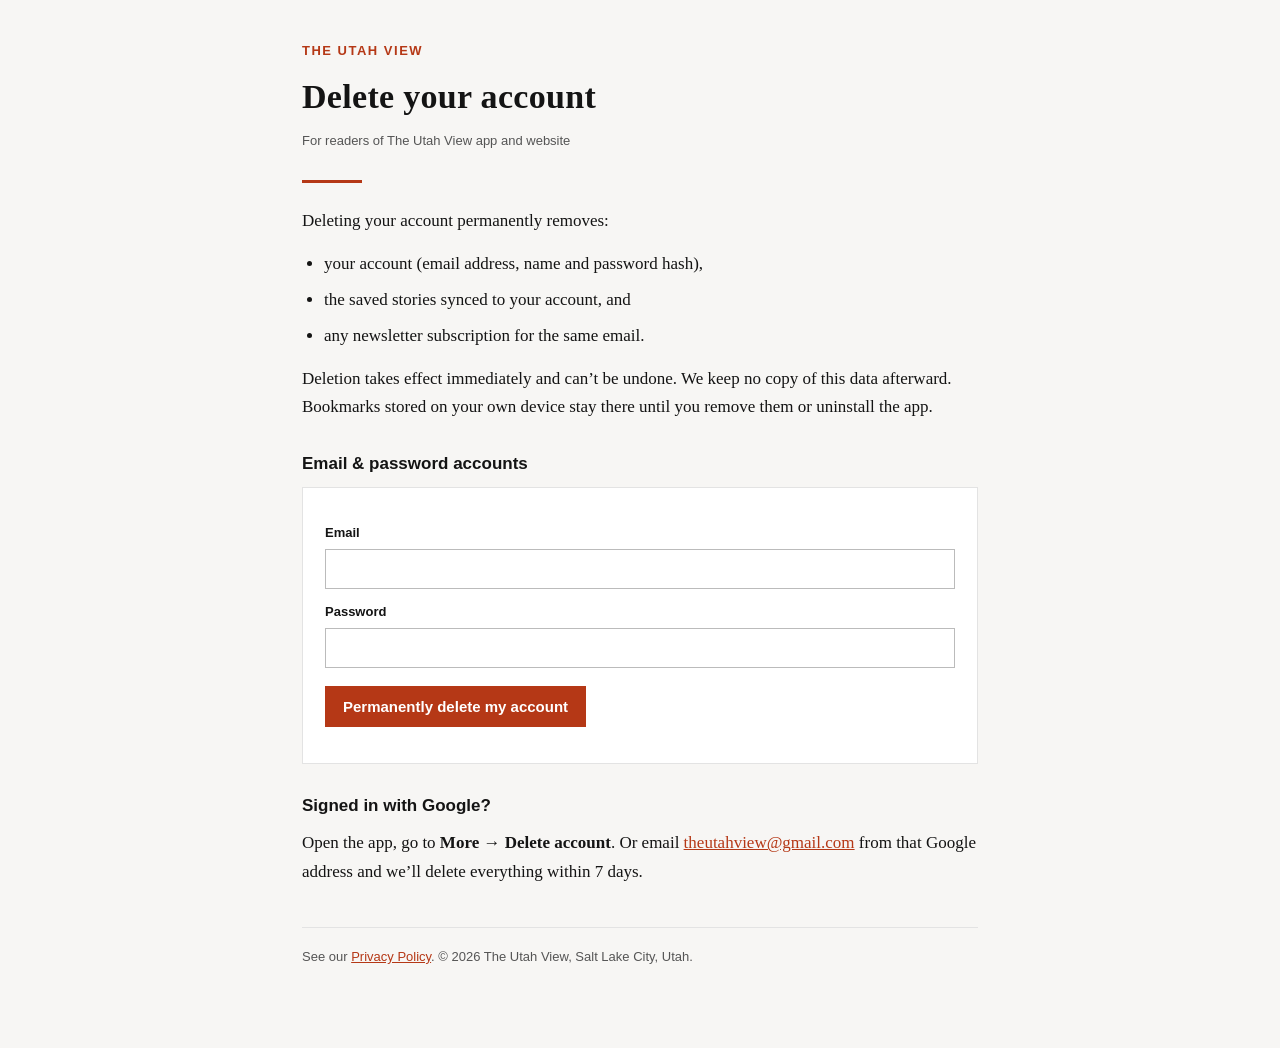
<file: web/delete-account.html>
<!DOCTYPE html>
<html lang="en">
<head>
<meta charset="UTF-8">
<meta name="viewport" content="width=device-width, initial-scale=1.0">
<title>Delete Your Account | The Utah View</title>
<style>
:root{--red:#B53816;--ink:#141414;--g6:#555;--g2:#e3e3e3;--bg:#f7f6f4;--w:#fff}
*{margin:0;padding:0;box-sizing:border-box}
body{font-family:Georgia,'Times New Roman',serif;color:var(--ink);background:var(--bg);line-height:1.7}
.wrap{max-width:720px;margin:0 auto;padding:40px 22px 80px}
.top{font-family:'Helvetica Neue',Arial,sans-serif;font-size:13px;font-weight:700;letter-spacing:1.5px;text-transform:uppercase;color:var(--red)}
h1{font-size:34px;font-weight:700;margin:6px 0 4px;letter-spacing:.3px}
.eff{font-family:'Helvetica Neue',Arial,sans-serif;font-size:13px;color:var(--g6);margin-bottom:28px}
h2{font-family:'Helvetica Neue',Arial,sans-serif;font-size:17px;font-weight:700;margin:28px 0 8px}
p{margin:0 0 14px;font-size:17px}
ul{margin:0 0 14px 22px}li{margin:0 0 7px;font-size:17px}
a{color:var(--red)}
.rule{height:3px;width:60px;background:var(--red);margin:14px 0 24px}
.foot{font-family:'Helvetica Neue',Arial,sans-serif;font-size:13px;color:var(--g6);margin-top:40px;border-top:1px solid var(--g2);padding-top:18px}
.card{background:var(--w);border:1px solid var(--g2);padding:22px;margin:8px 0 18px}
label{display:block;font-family:'Helvetica Neue',Arial,sans-serif;font-size:13px;font-weight:700;margin:12px 0 5px}
input{width:100%;font-size:16px;padding:10px 12px;border:1px solid #bbb;background:var(--w);color:var(--ink)}
button{margin-top:18px;font-family:'Helvetica Neue',Arial,sans-serif;font-size:15px;font-weight:700;padding:12px 18px;border:0;background:var(--red);color:#fff;cursor:pointer}
button:disabled{opacity:.5;cursor:default}
.msg{font-family:'Helvetica Neue',Arial,sans-serif;font-size:15px;margin-top:14px}
.err{color:var(--red)}.ok{color:#1d6b35}
</style>
</head>
<body>
<div class="wrap">
  <div class="top">The Utah View</div>
  <h1>Delete your account</h1>
  <div class="eff">For readers of The Utah View app and website</div>
  <div class="rule"></div>

  <p>Deleting your account permanently removes:</p>
  <ul>
    <li>your account (email address, name and password hash),</li>
    <li>the saved stories synced to your account, and</li>
    <li>any newsletter subscription for the same email.</li>
  </ul>
  <p>Deletion takes effect immediately and can’t be undone. We keep no copy of this data afterward. Bookmarks stored on your own device stay there until you remove them or uninstall the app.</p>

  <h2>Email &amp; password accounts</h2>
  <form class="card" id="f">
    <label for="email">Email</label>
    <input id="email" type="email" autocomplete="email" required>
    <label for="pw">Password</label>
    <input id="pw" type="password" autocomplete="current-password" required>
    <button id="go" type="submit">Permanently delete my account</button>
    <div class="msg" id="msg" role="status"></div>
  </form>

  <h2>Signed in with Google?</h2>
  <p>Open the app, go to <strong>More → Delete account</strong>. Or email <a href="mailto:theutahview@gmail.com?subject=Delete%20my%20account">theutahview@gmail.com</a> from that Google address and we’ll delete everything within 7 days.</p>

  <div class="foot">See our <a href="/privacy.html">Privacy Policy</a>. © 2026 The Utah View, Salt Lake City, Utah.</div>
</div>
<script>
document.getElementById('f').addEventListener('submit', async function (e) {
  e.preventDefault();
  var msg = document.getElementById('msg'), btn = document.getElementById('go');
  if (!confirm('Permanently delete this account? This can\u2019t be undone.')) return;
  btn.disabled = true; msg.className = 'msg'; msg.textContent = 'Deleting\u2026';
  try {
    var r = await fetch('https://api.theutahview.com/api/account/delete', {
      method: 'POST', headers: {'Content-Type': 'application/json'},
      body: JSON.stringify({email: document.getElementById('email').value, password: document.getElementById('pw').value})
    });
    var j = await r.json().catch(function () { return {}; });
    if (r.ok) { msg.className = 'msg ok'; msg.textContent = 'Your account and its data have been deleted.'; document.getElementById('f').reset(); }
    else { msg.className = 'msg err'; msg.textContent = j.error || 'Something went wrong. Please try again.'; btn.disabled = false; }
  } catch (err) { msg.className = 'msg err'; msg.textContent = 'Couldn\u2019t reach the server. Check your connection.'; btn.disabled = false; }
});
</script>
</body>
</html>
</file>
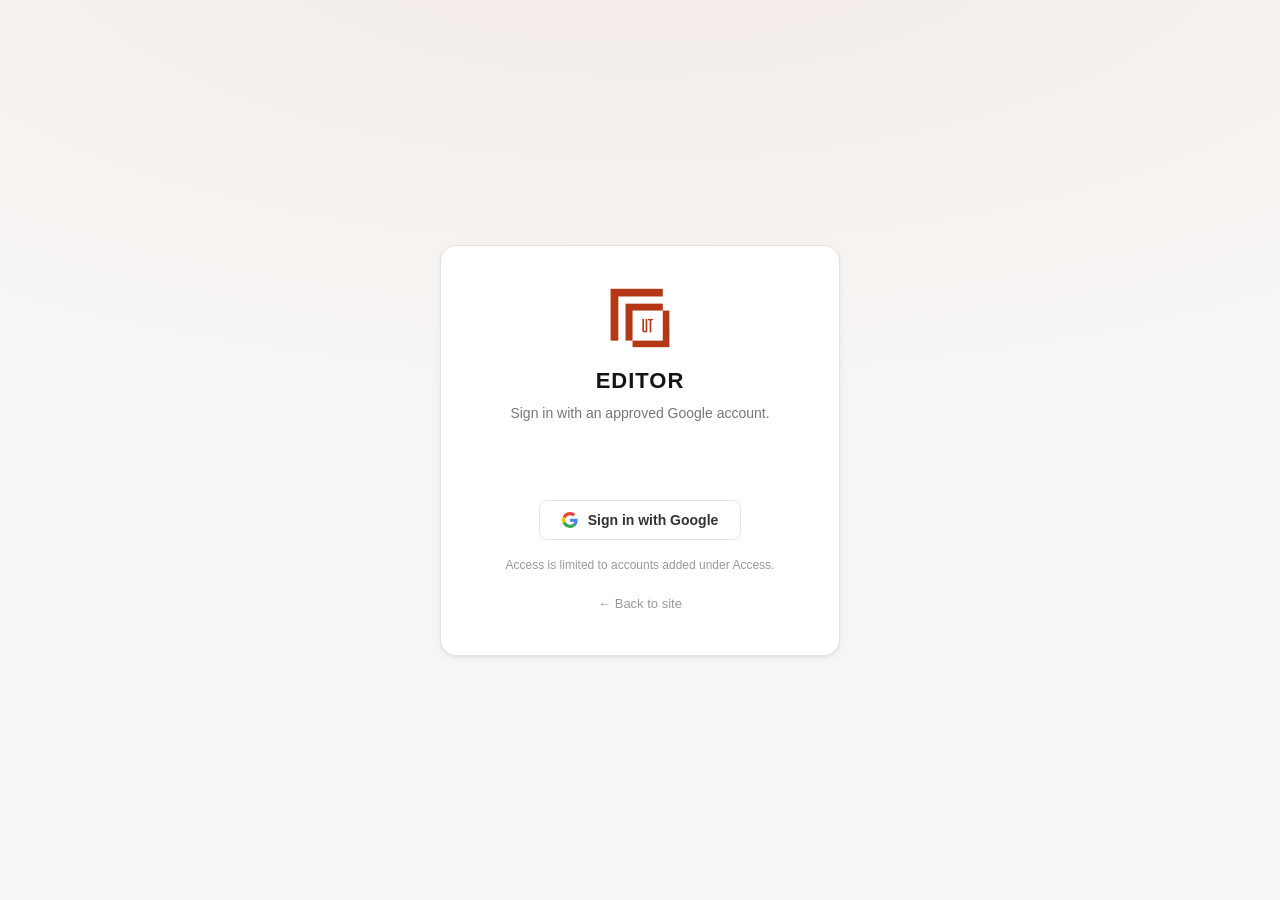
<file: web/editor.html>
<!DOCTYPE html>
<html lang="en">
<head>
<meta charset="UTF-8">
<meta name="viewport" content="width=device-width, initial-scale=1.0">
<title>Editor | The Utah View</title>
<style>
:root{
  --red:#B53816; --rd:#902C11; --bk:#141414; --g7:#333; --g6:#555; --g5:#777; --g4:#9a9a9a;
  --g3:#c9c9c9; --g2:#e3e3e3; --g1:#f0f0f0; --g0:#f7f6f4; --w:#fff; --ok:#1e7e34; --okbg:#e6f4ea;
  --warn:#8a6d00; --warnbg:#fff6da;
  --s:'Helvetica Neue',Arial,sans-serif; --f:Georgia,'Times New Roman',serif;
  --sh:0 1px 2px rgba(0,0,0,.05),0 2px 8px rgba(0,0,0,.05); --rad:12px;
}
*{margin:0;padding:0;box-sizing:border-box}
html,body{height:100%}
body{font-family:var(--s);color:var(--bk);background:var(--g0);line-height:1.5;-webkit-font-smoothing:antialiased}
button{font-family:inherit;cursor:pointer}
input,select,textarea{font-family:inherit;font-size:15px}
a{color:var(--red)}

/* ---------- gate ---------- */
.gate{display:flex;align-items:center;justify-content:center;min-height:100dvh;padding:24px;background:
  radial-gradient(1200px 500px at 50% -10%, rgba(181,56,22,.06), transparent)}
.gate-box{text-align:center;max-width:400px;width:100%;background:var(--w);border:1px solid var(--g2);
  border-radius:16px;padding:40px 28px;box-shadow:var(--sh)}
.gate-box img{width:64px;height:64px;display:block;margin:0 auto 14px}
.gate-title{font-size:22px;font-weight:800;letter-spacing:1px;text-transform:uppercase}
.gate-sub{font-size:14px;color:var(--g5);margin:6px 0 22px}
#gBtn{display:flex;justify-content:center;margin-bottom:10px;min-height:44px}
.gate-fallback{display:inline-flex;align-items:center;gap:10px;padding:11px 22px;font-size:14px;font-weight:600;
  color:var(--g7);background:var(--w);border:1px solid var(--g2);border-radius:8px}
.gate-note{display:block;margin-top:16px;font-size:12px;color:var(--g4)}
.gate-err{margin-top:16px;font-size:13px;color:var(--red);display:none}.gate-err.show{display:block}
.gate-home{display:inline-block;margin-top:20px;font-size:13px;color:var(--g4);text-decoration:none}

/* ---------- shell ---------- */
.shell{display:none;min-height:100dvh;grid-template-columns:240px 1fr;grid-template-rows:auto 1fr}
.shell.on{display:grid}
.topbar{grid-column:1/3;display:flex;align-items:center;gap:12px;height:58px;padding:0 16px;background:var(--w);
  border-bottom:1px solid var(--g2);position:sticky;top:0;z-index:30}
.hamburger{display:none;width:40px;height:40px;border:none;background:none;border-radius:8px;font-size:22px;color:var(--g6)}
.hamburger:hover{background:var(--g1)}
.brand{display:flex;align-items:center;gap:10px;text-decoration:none;color:var(--bk)}
.brand img{width:30px;height:30px}
.brand b{font-size:15px;font-weight:800;letter-spacing:.5px;text-transform:uppercase}
.brand span{font-size:11px;font-weight:700;color:var(--g4);letter-spacing:1px;text-transform:uppercase;
  border-left:1px solid var(--g2);padding-left:10px}
.top-right{margin-left:auto;display:flex;align-items:center;gap:10px}
.viewsite{font-size:13px;color:var(--g5);text-decoration:none}.viewsite:hover{color:var(--red)}
.userchip{display:flex;align-items:center;gap:8px;padding:5px 8px 5px 5px;border:1px solid var(--g2);border-radius:999px;background:var(--w);font-size:13px}
.avatar{width:28px;height:28px;border-radius:50%;background:var(--red);color:#fff;display:flex;align-items:center;justify-content:center;font-size:12px;font-weight:700;background-position:center}
.userchip .em{color:var(--g6);max-width:150px;overflow:hidden;text-overflow:ellipsis;white-space:nowrap}
.signout{border:none;background:none;color:var(--g5);font-size:13px;font-weight:600;padding:4px 6px;border-radius:6px}
.signout:hover{color:var(--red);background:var(--g1)}

.side{grid-row:2;background:var(--w);border-right:1px solid var(--g2);padding:14px 10px;overflow-y:auto}
.side-hd{padding:10px 12px 4px;font-size:10px;font-weight:700;letter-spacing:1.4px;text-transform:uppercase;color:var(--g4)}
.nav{display:flex;align-items:center;gap:11px;width:100%;text-align:left;padding:11px 12px;margin:2px 0;border:none;
  background:none;border-radius:10px;font-size:14px;font-weight:600;color:var(--g6)}
.nav:hover{background:var(--g1);color:var(--bk)}
.nav.on{background:var(--red);color:#fff}
.nav .ic{width:18px;text-align:center;font-size:15px}
.side-foot{margin-top:12px;padding:12px;font-size:11px;color:var(--g4);border-top:1px solid var(--g1);word-break:break-all}
.scrim{display:none}

.main{grid-row:2;overflow-y:auto;padding:22px}
.wrap{max-width:960px;margin:0 auto}
.page-head{display:flex;align-items:center;gap:12px;margin-bottom:18px;flex-wrap:wrap}
.page-head h1{font-size:22px;font-weight:800;letter-spacing:.3px}
.page-head .sp{flex:1}

/* ---------- cards / bits ---------- */
.card{background:var(--w);border:1px solid var(--g2);border-radius:var(--rad);box-shadow:var(--sh);padding:18px;margin-bottom:16px}
.card h2{font-size:15px;font-weight:800;margin-bottom:4px;letter-spacing:.3px}
.card .desc{font-size:13px;color:var(--g5);margin-bottom:12px}
.grid{display:grid;gap:14px}
.stats{grid-template-columns:repeat(auto-fit,minmax(150px,1fr))}
.stat{background:var(--w);border:1px solid var(--g2);border-radius:var(--rad);padding:16px 18px;box-shadow:var(--sh)}
.stat .n{font-size:30px;font-weight:800;line-height:1.1}
.stat .l{font-size:12px;font-weight:700;letter-spacing:.8px;text-transform:uppercase;color:var(--g5);margin-top:4px}
.stat .l.red{color:var(--red)}
.quick{grid-template-columns:repeat(auto-fit,minmax(200px,1fr))}
.qbtn{display:flex;align-items:center;gap:12px;padding:16px;border:1px solid var(--g2);border-radius:var(--rad);
  background:var(--w);text-align:left;box-shadow:var(--sh)}
.qbtn:hover{border-color:var(--red)}
.qbtn .qic{width:40px;height:40px;border-radius:10px;background:#fbe9e3;color:var(--red);display:flex;align-items:center;justify-content:center;font-size:19px;flex-shrink:0}
.qbtn b{display:block;font-size:14px}.qbtn small{color:var(--g5);font-size:12px}

.bt{display:inline-flex;align-items:center;gap:7px;padding:9px 15px;font-size:14px;font-weight:600;border-radius:9px;border:1px solid transparent}
.bp{background:var(--red);color:#fff}.bp:hover{background:var(--rd)}
.bs{background:var(--w);color:var(--g7);border-color:var(--g2)}.bs:hover{border-color:var(--g4)}
.bd{background:var(--w);color:var(--red);border-color:var(--g2)}.bd:hover{background:var(--red);color:#fff;border-color:var(--red)}
.bsm{padding:6px 11px;font-size:13px}
.btn-ghost{background:none;border:none;color:var(--g5);padding:6px;border-radius:7px;font-size:15px}.btn-ghost:hover{background:var(--g1);color:var(--bk)}
.btn-ghost:disabled{opacity:.3;cursor:default}

.toolbar{display:flex;gap:10px;align-items:center;flex-wrap:wrap;margin-bottom:14px}
.searchbox{flex:1;min-width:180px;display:flex;align-items:center;gap:8px;background:var(--w);border:1px solid var(--g2);border-radius:10px;padding:0 12px}
.searchbox input{flex:1;border:none;outline:none;padding:10px 0;background:none}
.segment{display:inline-flex;background:var(--g1);border-radius:9px;padding:3px}
.segment button{border:none;background:none;padding:7px 13px;font-size:13px;font-weight:600;color:var(--g6);border-radius:7px}
.segment button.on{background:var(--w);color:var(--bk);box-shadow:var(--sh)}

.list{background:var(--w);border:1px solid var(--g2);border-radius:var(--rad);box-shadow:var(--sh);overflow:hidden}
.row{display:flex;align-items:center;gap:12px;padding:13px 16px;border-bottom:1px solid var(--g1)}
.row:last-child{border-bottom:none}.row:hover{background:var(--g0)}
.row .meta{flex:1;min-width:0}
.row .ti{font-size:15px;font-weight:700;color:var(--bk);text-decoration:none;display:block;overflow:hidden;text-overflow:ellipsis;white-space:nowrap;cursor:pointer}
.row .ti:hover{color:var(--red)}
.row .su{font-size:12.5px;color:var(--g5);overflow:hidden;text-overflow:ellipsis;white-space:nowrap;margin-top:2px}
.row .acts{display:flex;gap:4px;flex-shrink:0;align-items:center}
.badge{font-size:10px;font-weight:700;padding:3px 9px;border-radius:999px;text-transform:uppercase;letter-spacing:.4px;flex-shrink:0}
.badge.live{background:var(--okbg);color:var(--ok)}
.badge.draft{background:var(--warnbg);color:var(--warn)}
.empty{padding:38px 18px;text-align:center;color:var(--g4);font-size:14px}

.fl{margin-bottom:14px}
.fl label{display:block;font-size:11px;font-weight:700;letter-spacing:.5px;text-transform:uppercase;color:var(--g6);margin-bottom:6px}
.fl input,.fl select,.fl textarea{width:100%;padding:11px 12px;border:1px solid var(--g2);border-radius:9px;outline:none;background:var(--w)}
.fl input:focus,.fl select:focus,.fl textarea:focus{border-color:var(--red);box-shadow:0 0 0 3px rgba(181,56,22,.12)}
.row2{display:grid;grid-template-columns:1fr 1fr;gap:12px}
.row3{display:grid;grid-template-columns:1fr 1fr 1fr;gap:12px}
.hint{font-size:12px;color:var(--g5);margin-top:5px}

.rtb{display:flex;gap:3px;flex-wrap:wrap;padding:7px 8px;border:1px solid var(--g2);border-bottom:none;border-radius:9px 9px 0 0;background:var(--g0)}
.rb{padding:5px 10px;font-size:13px;background:var(--w);border:1px solid var(--g2);border-radius:6px;color:var(--g7)}.rb:hover{background:var(--g1)}
.re{min-height:240px;max-height:460px;overflow-y:auto;padding:14px 16px;border:1px solid var(--g2);border-radius:0 0 9px 9px;
  font-family:var(--f);font-size:17px;line-height:1.7;color:var(--g7);outline:none}
.re:focus{border-color:var(--red)}.re p{margin-bottom:12px}.re h3{font-size:21px;font-weight:700;margin:18px 0 8px;color:var(--bk)}
.re img{max-width:100%;border-radius:6px;margin:12px 0;display:block}.re blockquote{border-left:3px solid var(--red);padding-left:14px;color:var(--g5);font-style:italic}
.re figure,.pvb figure{margin:12px 0}.re figure img,.pvb figure img{margin:0 0 4px}
.re figcaption,.pvb figcaption{font-family:var(--s);font-size:12.5px;color:var(--g5);line-height:1.4}

.pv{margin-top:16px;border:1px solid var(--g2);border-radius:var(--rad);overflow:hidden}
.pvh{padding:8px 14px;background:var(--g0);border-bottom:1px solid var(--g2);font-size:11px;font-weight:700;letter-spacing:1px;text-transform:uppercase;color:var(--g5)}
.pvb{padding:22px 20px;font-family:var(--f)}
.pvb .pr{font-family:var(--s);font-size:11px;font-weight:700;letter-spacing:1.4px;text-transform:uppercase;color:var(--red);margin-bottom:8px}
.pvb .pt{font-size:26px;font-weight:700;line-height:1.15;margin-bottom:8px}
.pvb .ps{font-size:16px;color:var(--g5);margin-bottom:10px}
.pvb .pm{font-family:var(--s);font-size:12px;color:var(--g4);margin-bottom:14px;padding-bottom:12px;border-bottom:1px solid var(--g2)}
.pvb .pc{font-size:16px;line-height:1.7;color:var(--g7)}
.pvb .pc img{max-width:100%;border-radius:6px;margin:10px 0}

.secrow{display:flex;align-items:center;gap:10px;padding:10px 0;border-bottom:1px solid var(--g1);flex-wrap:wrap}
.secrow:last-child{border-bottom:none}
.secrow .ord{display:flex;gap:3px}
.secrow strong{min-width:140px;font-size:13.5px}
.secrow input[type=text]{flex:1;min-width:140px;padding:8px 10px;font-size:13px;border:1px solid var(--g2);border-radius:7px}
.switch{position:relative;display:inline-block;width:40px;height:23px;flex-shrink:0}
.switch input{opacity:0;width:0;height:0}
.slider{position:absolute;inset:0;background:var(--g3);border-radius:999px;transition:.15s}
.slider:before{content:"";position:absolute;height:17px;width:17px;left:3px;top:3px;background:#fff;border-radius:50%;transition:.15s}
.switch input:checked+.slider{background:var(--red)}.switch input:checked+.slider:before{transform:translateX(17px)}

.toast{position:fixed;left:50%;bottom:22px;transform:translateX(-50%) translateY(80px);background:var(--bk);color:#fff;
  padding:12px 20px;border-radius:10px;font-size:14px;z-index:999;opacity:0;transition:.25s;pointer-events:none;box-shadow:0 8px 24px rgba(0,0,0,.25);max-width:92vw}
.toast.show{transform:translateX(-50%) translateY(0);opacity:1}
.spin{width:18px;height:18px;border:2px solid var(--g2);border-top-color:var(--red);border-radius:50%;display:inline-block;animation:sp .7s linear infinite;vertical-align:-3px}
@keyframes sp{to{transform:rotate(360deg)}}

@media(max-width:820px){
  .shell.on{grid-template-columns:1fr}
  .hamburger{display:block}
  .side{position:fixed;top:58px;bottom:0;left:0;width:260px;z-index:40;transform:translateX(-100%);transition:transform .2s;box-shadow:0 10px 40px rgba(0,0,0,.2)}
  .side.open{transform:none}
  .scrim.show{display:block;position:fixed;inset:58px 0 0 0;background:rgba(0,0,0,.35);z-index:35}
  .main{padding:16px}
  .row2,.row3{grid-template-columns:1fr}
  .brand span{display:none}
  .userchip .em{display:none}
}
</style>
<script src="https://accounts.google.com/gsi/client" async defer></script>
</head>
<body>

<!-- ============ SIGN-IN GATE ============ -->
<div class="gate" id="gate">
  <div class="gate-box">
    <img src="logo.png" alt="The Utah View">
    <div class="gate-title">Editor</div>
    <p class="gate-sub">Sign in with an approved Google account.</p>
    <div id="gBtn"></div>
    <button class="gate-fallback" onclick="gSignIn()">
      <svg width="16" height="16" viewBox="0 0 48 48"><path fill="#EA4335" d="M24 9.5c3.54 0 6.71 1.22 9.21 3.6l6.85-6.85C35.9 2.38 30.47 0 24 0 14.62 0 6.51 5.38 2.56 13.22l7.98 6.19C12.43 13.72 17.74 9.5 24 9.5z"/><path fill="#4285F4" d="M46.98 24.55c0-1.57-.15-3.09-.38-4.55H24v9.02h12.94c-.58 2.96-2.26 5.48-4.78 7.18l7.73 6c4.51-4.18 7.09-10.36 7.09-17.65z"/><path fill="#FBBC05" d="M10.53 28.59c-.48-1.45-.76-2.99-.76-4.59s.27-3.14.76-4.59l-7.98-6.19C.92 16.46 0 20.12 0 24c0 3.88.92 7.54 2.56 10.78l7.97-6.19z"/><path fill="#34A853" d="M24 48c6.48 0 11.93-2.13 15.89-5.81l-7.73-6c-2.15 1.45-4.92 2.3-8.16 2.3-6.26 0-11.57-4.22-13.47-9.91l-7.98 6.19C6.51 42.62 14.62 48 24 48z"/></svg>
      Sign in with Google
    </button>
    <span class="gate-note">Access is limited to accounts added under Access.</span>
    <p class="gate-err" id="gErr">This Google account isn't authorized. Contact <strong>theutahview@gmail.com</strong>.</p>
    <a href="/" class="gate-home">&larr; Back to site</a>
  </div>
</div>

<!-- ============ APP SHELL ============ -->
<div class="shell" id="shell">
  <div class="topbar">
    <button class="hamburger" onclick="toggleNav()" aria-label="Menu">&#9776;</button>
    <a class="brand" href="#" onclick="go('dashboard');return false"><img src="logo.png" alt=""><b>The Utah View</b><span>Editor</span></a>
    <div class="top-right">
      <a class="viewsite" href="/" target="_blank">View site &#8599;</a>
      <div class="userchip"><div class="avatar" id="uAv"></div><span class="em" id="uEm"></span></div>
      <button class="signout" onclick="out()">Sign out</button>
    </div>
  </div>
  <div class="scrim" id="scrim" onclick="toggleNav(false)"></div>
  <nav class="side" id="side">
    <div class="side-hd">Overview</div>
    <button class="nav" data-v="dashboard" onclick="go('dashboard')"><span class="ic">&#9632;</span> Dashboard</button>
    <div class="side-hd">Content</div>
    <button class="nav" data-v="stories" onclick="go('stories')"><span class="ic">&#128240;</span> Stories</button>
    <button class="nav" data-v="pages" onclick="go('pages')"><span class="ic">&#128196;</span> Pages</button>
    <div class="side-hd" data-admin>Front page</div>
    <button class="nav" data-v="homepage" data-admin onclick="go('homepage')"><span class="ic">&#127968;</span> Homepage</button>
    <button class="nav" data-v="footer" data-admin onclick="go('footer')"><span class="ic">&#128279;</span> Footer &amp; Subscribe</button>
    <div class="side-hd" data-admin>Admin</div>
    <button class="nav" data-v="access" data-admin onclick="go('access')"><span class="ic">&#128273;</span> Access</button>
    <button class="nav" data-v="subs" data-admin onclick="go('subs')"><span class="ic">&#128236;</span> Subscribers</button>
    <div class="side-foot">Signed in as <strong id="uEm2"></strong></div>
  </nav>
  <main class="main" id="main"><div class="wrap" id="view"></div></main>
</div>

<div class="toast" id="toast"></div>

<script>
var API='https://api.theutahview.com',GC='562818410025-d6n1627aucueem1npk03mg5n7gs8i5t7.apps.googleusercontent.com';
if(!localStorage.getItem('utv_acl'))localStorage.setItem('utv_acl',JSON.stringify({'theutahview@gmail.com':'admin'}));
var apiOk=false,editId=null,editSlug=null,storyFilter='all',storyQuery='',curView='dashboard';

/* ---------- tiny helpers ---------- */
function $(id){return document.getElementById(id)}
function g(k){try{return JSON.parse(localStorage.getItem(k))||{}}catch(e){return{}}}
function s(k,v){localStorage.setItem(k,JSON.stringify(v))}
function user(){return g('utv_user')}
function acl(){return g('utv_acl')}
function stories(){return g('utv_stories')}
function pages(){return g('utv_pages')}
function layout(){return g('utv_layout')}
function site(){return g('utv_site')}
function esc(x){return String(x==null?'':x).replace(/&/g,'&amp;').replace(/"/g,'&quot;').replace(/</g,'&lt;').replace(/>/g,'&gt;')}
function sel(v,o){return v===o?' selected':''}
function token(){return localStorage.getItem('utv_token')||''}
function hd(){return{'Authorization':'Bearer '+token(),'Content-Type':'application/json'}}
function tokenExpMs(){try{return (JSON.parse(atob(token().split('.')[1])).exp||0)*1000}catch(e){return 0}}
function tokenFresh(){return !!token()&&tokenExpMs()>Date.now()+20000}
var _pendingRefresh=null;
// Google ID tokens expire after ~1h; silently re-issue one before an admin call
// whose token has gone stale, so saves/grants don't fail with a 403.
function refreshToken(){return new Promise(function(resolve){
  if(tokenFresh()){resolve(true);return;}
  if(typeof google==='undefined'||!google.accounts){resolve(false);return;}
  _pendingRefresh=resolve;toast('Refreshing session…');
  try{google.accounts.id.prompt();}catch(e){_pendingRefresh=null;resolve(false);return;}
  setTimeout(function(){if(_pendingRefresh){_pendingRefresh=null;resolve(false);}},6000);
})}
function rawApi(m,p,b){return fetch(API+p,{method:m,headers:hd(),body:b?JSON.stringify(b):undefined}).then(function(r){apiOk=true;return r;})}
function api(m,p,b){if(tokenFresh())return rawApi(m,p,b);return refreshToken().then(function(){return rawApi(m,p,b)})}
function toast(m){var t=$('toast');t.innerHTML=m;t.classList.add('show');clearTimeout(t._t);t._t=setTimeout(function(){t.classList.remove('show')},2800)}
function fmtDate(d){if(!d)return'';try{return new Date(d+'T00:00:00').toLocaleDateString('en-US',{month:'short',day:'numeric',year:'numeric'})}catch(e){return d}}
function today(){return new Date().toISOString().split('T')[0]}
function isAdmin(){var u=user();return u&&u.role==='admin'}

/* ---------- auth (Google only, no key in source) ---------- */
function onCred(r){
  localStorage.setItem('utv_token',r.credential);
  if(_pendingRefresh){var done=_pendingRefresh;_pendingRefresh=null;done(true);return;}
  var p=JSON.parse(atob(r.credential.split('.')[1]));tryAuth(p.email.toLowerCase(),p.name||p.email,p.picture||'');
}
function initGoogle(){
  if(typeof google==='undefined'||!google.accounts)return;
  var c=$('gBtn');if(!c){document.addEventListener('DOMContentLoaded',initGoogle);return;}
  google.accounts.id.initialize({client_id:GC,callback:onCred,auto_select:true});
  google.accounts.id.renderButton(c,{theme:'outline',size:'large',type:'standard',text:'signin_with',shape:'pill',width:260});
}
window.onGoogleLibraryLoad=initGoogle;
document.addEventListener('DOMContentLoaded',function(){if(typeof google!=='undefined'&&google.accounts)initGoogle();});
function gSignIn(){
  if(typeof google==='undefined'||!google.accounts){$('gErr').textContent='Google Sign-In is still loading — try again in a moment.';$('gErr').classList.add('show');return;}
  try{google.accounts.id.initialize({client_id:GC,callback:onCred});google.accounts.id.prompt();}
  catch(e){$('gErr').classList.add('show');}
}
function tryAuth(email,name,pic){
  var u={email:email,name:name,initial:(name||email).charAt(0).toUpperCase(),picture:pic||''};s('utv_user',u);
  fetch(API+'/api/me',{headers:{'Authorization':'Bearer '+token()}}).then(function(r){return r.json()}).then(function(d){
    if(d.role==='admin'||d.role==='editor'){u.role=d.role;s('utv_user',u);var a=acl();a[email]=d.role;s('utv_acl',a);$('gErr').classList.remove('show');enter();}
    else deny();
  }).catch(deny);
}
function deny(){localStorage.removeItem('utv_token');var u=user();if(u&&u.email){delete u.role;s('utv_user',u)}$('gErr').classList.add('show')}
function check(){if(!token())return;fetch(API+'/api/me',{headers:{'Authorization':'Bearer '+token()}}).then(function(r){return r.json()}).then(function(d){if(d.role==='admin'||d.role==='editor'){var u=user()||{};u.role=d.role;if(!u.email&&d.email)u.email=d.email;if(!u.initial)u.initial=(u.email||'?').charAt(0).toUpperCase();s('utv_user',u);enter();}else deny();}).catch(function(){})}
function out(){localStorage.removeItem('utv_user');localStorage.removeItem('utv_token');location.reload()}
function enter(){
  var u=user();
  $('gate').style.display='none';$('shell').classList.add('on');
  $('uAv').textContent=u.initial||'';$('uEm').textContent=u.email||'';$('uEm2').textContent=u.email||'';
  if(u.picture){$('uAv').style.backgroundImage='url('+u.picture+')';$('uAv').style.backgroundSize='cover';$('uAv').textContent='';}
  var admin=u.role==='admin';
  document.querySelectorAll('[data-admin]').forEach(function(el){el.style.display=admin?'':'none'});
  refreshAll();
  go('dashboard');
}
function toggleNav(force){var sd=$('side'),sc=$('scrim');var open=force===undefined?!sd.classList.contains('open'):force;sd.classList.toggle('open',open);sc.classList.toggle('show',open)}

/* ---------- data refresh ---------- */
function refreshAll(){
  api('GET','/api/admin/stories').then(function(r){return r.ok?r.json():null}).then(function(d){if(d&&d.stories){apiOk=true;var S=stories();var N={};d.stories.forEach(function(x){var old=S[x.id]||{};N[x.id]=x;if(!x.body&&old.body)N[x.id].body=old.body});s('utv_stories',N);if(curView==='dashboard')vDashboard();else if(curView==='stories')renderStoryList();}}).catch(function(){});
  fetch(API+'/api/pages').then(function(r){return r.json()}).then(function(d){var P={},ex=pages();(d.pages||[]).forEach(function(p){P[p.slug]=p;if(!p.body&&ex[p.slug]&&ex[p.slug].body)P[p.slug].body=ex[p.slug].body});s('utv_pages',P);if(curView==='pages')render();}).catch(function(){});
  fetch(API+'/api/config/layout').then(function(r){return r.json()}).then(function(d){if(d.value)s('utv_layout',d.value)}).catch(function(){});
  fetch(API+'/api/config/site').then(function(r){return r.json()}).then(function(d){if(d.value)s('utv_site',d.value)}).catch(function(){});
}

/* ---------- router ---------- */
function go(v){curView=v;editId=null;editSlug=null;
  document.querySelectorAll('.nav').forEach(function(n){n.classList.toggle('on',n.getAttribute('data-v')===v)});
  if(window.innerWidth<=820)toggleNav(false);
  if($('main'))$('main').scrollTop=0;
  render();
}
function render(){
  var v=curView;
  if(v==='dashboard')return vDashboard();
  if(v==='stories')return vStories();
  if(v==='story')return vStoryEdit();
  if(v==='pages')return vPages();
  if(v==='page')return vPageEdit();
  if(v==='homepage')return vHomepage();
  if(v==='footer')return vFooter();
  if(v==='access')return vAccess();
  if(v==='subs')return vSubs();
}
function head(title,actionsHtml){return '<div class="page-head"><h1>'+title+'</h1><div class="sp"></div>'+(actionsHtml||'')+'</div>'}

/* ---------- DASHBOARD ---------- */
function vDashboard(){
  var S=stories(),ids=Object.keys(S);
  var pub=ids.filter(function(i){return S[i].status==='published'}).length;
  var dr=ids.length-pub;
  var pg=Object.keys(pages()).length;
  var recent=ids.map(function(i){return S[i]}).sort(function(a,b){return (b.updated_at||b.date||'').localeCompare(a.updated_at||a.date||'')}).slice(0,6);
  var h=head('Good to see you');
  h+='<div class="grid stats" style="margin-bottom:16px">'+
     '<div class="stat"><div class="n">'+pub+'</div><div class="l red">Published</div></div>'+
     '<div class="stat"><div class="n">'+dr+'</div><div class="l">Drafts</div></div>'+
     '<div class="stat"><div class="n">'+pg+'</div><div class="l">Pages</div></div>'+
     (isAdmin()?'<div class="stat"><div class="n" id="subCount">—</div><div class="l">Subscribers</div></div>':'')+'</div>';
  h+='<div class="grid quick" style="margin-bottom:18px">'+
     '<button class="qbtn" onclick="newStory()"><span class="qic">+</span><span><b>New story</b><small>Write &amp; publish</small></span></button>'+
     (isAdmin()?'<button class="qbtn" onclick="go(\'homepage\')"><span class="qic">&#127968;</span><span><b>Edit homepage</b><small>Arrange the front page</small></span></button>':'')+
     '<button class="qbtn" onclick="go(\'pages\')"><span class="qic">&#128196;</span><span><b>Pages</b><small>About, Contact…</small></span></button>'+
     (isAdmin()?'<button class="qbtn" onclick="go(\'access\')"><span class="qic">&#128273;</span><span><b>Access</b><small>Who can edit</small></span></button>':'')+'</div>';
  h+='<div class="card"><h2>Recent stories</h2>';
  if(!recent.length)h+='<p class="empty">No stories yet. Click <b>New story</b> to begin.</p>';
  else{h+='<div style="margin:4px -4px -4px">';recent.forEach(function(x){h+=storyRow(x)});h+='</div>';}
  h+='</div>';
  $('view').innerHTML=h;
  if(isAdmin())api('GET','/api/admin/subscribers').then(function(r){return r.ok?r.json():null}).then(function(d){if(d&&$('subCount'))$('subCount').textContent=d.count}).catch(function(){});
}

/* ---------- STORIES ---------- */
function storyRow(x){
  var live=x.status==='published';
  var thumb=x.image_url
    ? '<img src="'+esc(x.image_url)+'" alt="" title="Has a photo — click to edit" onclick="editStory(\''+x.id+'\')" style="width:46px;height:46px;object-fit:cover;border-radius:6px;flex-shrink:0;cursor:pointer;border:1px solid var(--g2)">'
    : '<div onclick="editStory(\''+x.id+'\')" title="No photo yet — click to add one" style="width:46px;height:46px;border-radius:6px;background:var(--g1);display:flex;align-items:center;justify-content:center;color:var(--g4);font-size:17px;flex-shrink:0;cursor:pointer">&#128247;</div>';
  return '<div class="row">'+thumb+'<span class="badge '+(live?'live':'draft')+'">'+(live?'Live':'Draft')+'</span>'+
    '<div class="meta"><span class="ti" onclick="editStory(\''+x.id+'\')">'+esc(x.title||'(untitled)')+'</span>'+
    '<div class="su">'+esc(x.region||'')+(x.author?' · '+esc(x.author):'')+(x.date?' · '+fmtDate(x.date):'')+'</div></div>'+
    '<div class="acts">'+
      '<button class="bt bs bsm" onclick="togglePub(\''+x.id+'\')">'+(live?'Unpublish':'Publish')+'</button>'+
      '<button class="btn-ghost" title="Edit" onclick="editStory(\''+x.id+'\')">&#9998;</button>'+
      '<button class="btn-ghost" title="Duplicate" onclick="dupStory(\''+x.id+'\')">&#10697;</button>'+
      '<button class="btn-ghost" title="Delete" onclick="delStory(\''+x.id+'\')">&#128465;</button>'+
    '</div></div>';
}
function vStories(){
  var h=head('Stories','<button class="bt bp" onclick="newStory()">+ New story</button>');
  h+='<div class="toolbar">'+
     '<div class="searchbox">&#128269;<input id="sq" placeholder="Search stories…" value="'+esc(storyQuery)+'" oninput="storyQuery=this.value;renderStoryList()"></div>'+
     '<div class="segment">'+
       ['all','published','draft'].map(function(f){return '<button class="'+(storyFilter===f?'on':'')+'" onclick="setFilter(\''+f+'\')">'+(f==='all'?'All':f==='published'?'Live':'Drafts')+'</button>'}).join('')+
     '</div></div><div id="storyList"></div>';
  $('view').innerHTML=h;renderStoryList();
}
function setFilter(f){storyFilter=f;document.querySelectorAll('.segment button').forEach(function(b){b.classList.toggle('on',b.textContent===(f==='all'?'All':f==='published'?'Live':'Drafts'))});renderStoryList()}
function renderStoryList(){
  var S=stories();var arr=Object.keys(S).map(function(i){return S[i]});
  arr=arr.filter(function(x){
    if(storyFilter==='published'&&x.status!=='published')return false;
    if(storyFilter==='draft'&&x.status==='published')return false;
    if(storyQuery){var q=storyQuery.toLowerCase();return (x.title||'').toLowerCase().indexOf(q)>=0||(x.author||'').toLowerCase().indexOf(q)>=0||(x.region||'').toLowerCase().indexOf(q)>=0}
    return true;
  }).sort(function(a,b){return (b.updated_at||b.date||'').localeCompare(a.updated_at||a.date||'')});
  var el=$('storyList');if(!el)return;
  if(!arr.length){el.innerHTML='<div class="list"><p class="empty">No stories'+(storyQuery?' match “'+esc(storyQuery)+'”':storyFilter!=='all'?' in this view':'')+'.</p></div>';return;}
  el.innerHTML='<div class="list">'+arr.map(storyRow).join('')+'</div>';
}
function newStory(){editId=null;curView='story';render()}
function editStory(id){editId=id;curView='story';render();
  if(apiOk)api('GET','/api/stories/'+id).then(function(r){return r.ok?r.json():null}).then(function(x){if(x){var S=stories();S[id]=Object.assign(S[id]||{},x);s('utv_stories',S);if(curView==='story'&&editId===id){var b=$('fbody');if(b&&x.body&&(!b.innerHTML||b.innerHTML==='<p>Start writing…</p>')){b.innerHTML=x.body;sPv();}}}}).catch(function(){});
}
function togglePub(id){var S=stories();var x=S[id];if(!x)return;var ns=x.status==='published'?'draft':'published';x.status=ns;s('utv_stories',S);
  saveStory(x,true).then(function(){toast(ns==='published'?'✅ Published':'Moved to draft');render()});
}
function dupStory(id){var S=stories();var x=S[id];if(!x)return;dupSeed={title:(x.title||'Untitled')+' (copy)',author:x.author||'',region:x.region||'Global',summary:x.summary||'',body:x.body||'',read_time:x.read_time||x.readTime||'',status:'draft',date:today()};editId=null;curView='story';render();}
var dupSeed=null;
function delStory(id){if(!confirm('Delete this story? This cannot be undone.'))return;var S=stories();delete S[id];s('utv_stories',S);if(curView==='story')go('stories');else render();
  if(apiOk)api('DELETE','/api/admin/stories/'+id).then(function(r){toast(r.ok?'Deleted':'⚠️ Not authorized to delete')}).catch(function(){toast('⚠️ Network error')});
}
function vStoryEdit(){
  var x=editId?stories()[editId]:(dupSeed||null);dupSeed=null;
  if(!x)x={title:'',author:user()?user().name:'',region:'Global',summary:'',body:'',status:'draft',date:today(),read_time:''};
  var regions=['Global','The Americas','Europe','Asia-Pacific','Middle East','Africa','The Utah Lens'];
  var h=head(editId?'Edit story':'New story','<button class="bt bs" onclick="go(\'stories\')">&larr; Back</button>');
  h+='<div class="card">'+
    '<div class="row2"><div class="fl"><label>Headline</label><input id="ft" value="'+esc(x.title)+'" oninput="sPv()" placeholder="Story headline"></div>'+
    '<div class="fl"><label>Author</label><input id="fa" value="'+esc(x.author)+'" oninput="sPv()"></div></div>'+
    '<div class="row3"><div class="fl"><label>Region / section</label><select id="fr" onchange="sPv()">'+regions.map(function(r){return '<option'+sel(x.region,r)+'>'+r+'</option>'}).join('')+'</select></div>'+
    '<div class="fl"><label>Date</label><input id="fd" type="date" value="'+esc(x.date||today())+'"></div>'+
    '<div class="fl"><label>Read time</label><input id="frt" value="'+esc(x.read_time||x.readTime||'')+'" placeholder="e.g. 6 min"></div></div>'+
    '<div class="fl"><label>Summary / dek</label><input id="fsum" value="'+esc(x.summary)+'" oninput="sPv()" placeholder="One-sentence summary"></div>'+
    '<div class="fl"><label>Lead image</label><input id="fimg" value="'+esc(x.image_url||'')+'" placeholder="Image URL (or upload)" oninput="sPv()"><button class="bt bs bsm" style="margin-top:8px" onclick="uploadImage(\'fimg\')">&#8679; Upload image</button></div>'+
    '<div class="row2"><div class="fl"><label>Image caption</label><input id="fcap" value="'+esc(x.image_caption||'')+'" placeholder="What the photo shows" oninput="sPv()"></div>'+
    '<div class="fl"><label>Image credit</label><input id="fcred" value="'+esc(x.image_credit||'')+'" placeholder="Photo: Name / Source" oninput="sPv()"></div></div>'+
    '<div class="fl"><label>Body</label>'+
      '<div class="rtb">'+
        '<button class="rb" onclick="rc(\'bold\')"><b>B</b></button><button class="rb" onclick="rc(\'italic\')"><i>I</i></button>'+
        '<button class="rb" onclick="rb(\'H3\')">H3</button><button class="rb" onclick="rb(\'P\')">¶</button><button class="rb" onclick="rb(\'BLOCKQUOTE\')">“Quote</button>'+
        '<button class="rb" onclick="rc(\'insertUnorderedList\')">• List</button><button class="rb" onclick="iImg()">&#128247; Image</button>'+
      '</div>'+
      '<div class="re" id="fbody" contenteditable="true" oninput="sPv()">'+(x.body||'<p>Start writing…</p>')+'</div></div>'+
    '<div class="toolbar" style="margin:14px 0 0">'+
      '<button class="bt bp" onclick="saveFromForm(\'published\')">✅ Publish</button>'+
      '<button class="bt bs" onclick="saveFromForm(\'draft\')">Save draft</button>'+
      (editId?'<button class="bt bd bsm" style="margin-left:auto" onclick="delStory(\''+editId+'\')">Delete</button>':'')+
    '</div></div>'+
    '<div class="pv"><div class="pvh">Live preview</div><div class="pvb" id="spv"></div></div>';
  $('view').innerHTML=h;sPv();
}
function rc(c){document.execCommand(c,false,null);$('fbody').focus()}
function rb(t){document.execCommand('formatBlock',false,'<'+t+'>');$('fbody').focus()}
// Insert an in-body image WITH its own caption + credit, wrapped in a
// <figure>/<figcaption> so both show under the photo (every image is credited).
function iImg(){
  getImgUrl(function(url){
    var cap=(prompt('Caption for this image (what it shows) — optional:','')||'').trim();
    var cred=(prompt('Credit — e.g. "Photo: Jane Doe / Source" — optional:','')||'').trim();
    var fc=(cap||cred)?'<figcaption>'+esc(cap)+((cap&&cred)?' — ':'')+esc(cred)+'</figcaption>':'';
    $('fbody').focus();
    document.execCommand('insertHTML',false,'<figure><img src="'+esc(url)+'" alt="'+esc(cap)+'">'+fc+'</figure><p><br></p>');
    sPv();
  });
}
function getImgUrl(cb){
  if(confirm('OK = upload an image file.   Cancel = paste an image URL.')){
    var inp=document.createElement('input');inp.type='file';inp.accept='image/*';
    inp.onchange=function(){var f=inp.files&&inp.files[0];if(!f)return;var fd=new FormData();fd.append('file',f);toast('Uploading…');
      fetch(API+'/api/upload',{method:'POST',headers:{'Authorization':'Bearer '+token()},body:fd}).then(function(r){return r.json()}).then(function(d){if(d.url)cb(d.url);else toast('⚠️ '+(d.error||'Upload failed'))}).catch(function(){toast('⚠️ Upload failed')});};
    inp.click();
  }else{var u=prompt('Image URL:');if(u&&u.trim())cb(u.trim());}
}
function sPv(){var el=$('spv');if(!el)return;var img=$('fimg')?$('fimg').value.trim():'',cap=$('fcap')?$('fcap').value.trim():'',cred=$('fcred')?$('fcred').value.trim():'';var lead=img?'<img src="'+esc(img)+'" style="width:100%;border-radius:4px;display:block">'+((cap||cred)?'<div style="font-size:12px;color:#777;margin:6px 0 14px">'+esc(cap)+(cap&&cred?' — ':'')+esc(cred)+'</div>':'<div style="margin-bottom:14px"></div>'):'';el.innerHTML=lead+'<div class="pr">'+esc($('fr')?$('fr').value:'')+'</div><div class="pt">'+(esc($('ft').value)||'Untitled')+'</div><div class="ps">'+esc($('fsum')?$('fsum').value:'')+'</div><div class="pm">By <b>'+esc($('fa')?$('fa').value:'')+'</b></div><div class="pc">'+($('fbody')?$('fbody').innerHTML:'')+'</div>'}
function collectStory(status){
  var t=$('ft').value.trim(),a=$('fa').value.trim();
  var id=editId||t.toLowerCase().replace(/[^a-z0-9]+/g,'-').replace(/^-+|-+$/g,'').substring(0,60)||('story-'+Date.now());
  var rt=$('frt').value.trim();
  return {id:id,title:t,author:a,region:$('fr').value,status:status,summary:$('fsum').value.trim(),
    body:$('fbody').innerHTML,read_time:rt,readTime:rt,date:$('fd').value||today(),
    image_url:$('fimg')?$('fimg').value.trim():'',image_caption:$('fcap')?$('fcap').value.trim():'',image_credit:$('fcred')?$('fcred').value.trim():''};
}
function saveFromForm(status){
  var t=$('ft').value.trim(),a=$('fa').value.trim();
  if(!t||!a){toast('⚠️ Headline and author are required');return;}
  var d=collectStory(status);var existed=!!stories()[d.id];
  var S=stories();S[d.id]=d;s('utv_stories',S);editId=d.id;
  saveStory(d,existed).then(function(){
    toast(status==='published'?'✅ Published — live now':'💾 Draft saved');
    go('stories');
  });
}
function saveStory(d,existed){
  if(!apiOk){toast('⚠️ API offline — saved locally only');return Promise.resolve(false);}
  return api(existed?'PUT':'POST',existed?'/api/admin/stories/'+d.id:'/api/admin/stories',d)
    .then(function(r){if(!r.ok){if(r.status===401||r.status===403)toast('⚠️ Not authorized');else toast('⚠️ Save error');return false;}return true;})
    .catch(function(){toast('⚠️ Network error');return false;});
}

/* ---------- PAGES ---------- */
function vPages(){
  var P=pages(),ks=Object.keys(P);
  var h=head('Pages','<button class="bt bp" onclick="newPage()">+ New page</button>');
  h+='<div class="list">';
  if(!ks.length)h+='<p class="empty">No pages yet.</p>';
  else ks.forEach(function(sl){var p=P[sl];h+='<div class="row"><div class="meta"><span class="ti" onclick="editPage(\''+sl+'\')">'+esc(p.title||sl)+'</span><div class="su">/page.html?p='+esc(sl)+'</div></div><div class="acts"><button class="btn-ghost" onclick="editPage(\''+sl+'\')">&#9998;</button><button class="btn-ghost" onclick="delPage(\''+sl+'\')">&#128465;</button></div></div>'});
  h+='</div>';$('view').innerHTML=h;
}
function newPage(){editSlug=null;curView='page';render()}
function editPage(sl){editSlug=sl;curView='page';render()}
function vPageEdit(){
  var p=editSlug?pages()[editSlug]:{title:'',subtitle:'',body:''};if(!p)p={title:'',subtitle:'',body:''};
  var h=head(editSlug?'Edit page':'New page','<button class="bt bs" onclick="go(\'pages\')">&larr; Back</button>');
  h+='<div class="card"><div class="fl"><label>Title</label><input id="pt" value="'+esc(p.title)+'" oninput="pPv()"></div>'+
    '<div class="fl"><label>Subtitle</label><input id="psub" value="'+esc(p.subtitle)+'" oninput="pPv()"></div>'+
    (editSlug?'':'<div class="fl"><label>URL slug</label><input id="pslug" placeholder="e.g. our-mission"><div class="hint">Lowercase, no spaces. Leave blank to auto-generate.</div></div>')+
    '<div class="fl"><label>Body</label><div class="rtb"><button class="rb" onclick="rc2(\'bold\')"><b>B</b></button><button class="rb" onclick="rc2(\'italic\')"><i>I</i></button><button class="rb" onclick="rb2(\'H3\')">H3</button><button class="rb" onclick="rb2(\'P\')">¶</button></div>'+
    '<div class="re" id="pbody" contenteditable="true" oninput="pPv()">'+(p.body||'<p>Start writing…</p>')+'</div></div>'+
    '<div class="toolbar" style="margin-top:14px"><button class="bt bp" onclick="savePage()">💾 Save page</button>'+(editSlug?'<button class="bt bd bsm" style="margin-left:auto" onclick="delPage(\''+editSlug+'\')">Delete</button>':'')+'</div></div>'+
    '<div class="pv"><div class="pvh">Preview</div><div class="pvb" id="ppv"></div></div>';
  $('view').innerHTML=h;pPv();
}
function rc2(c){document.execCommand(c,false,null);$('pbody').focus()}
function rb2(t){document.execCommand('formatBlock',false,'<'+t+'>');$('pbody').focus()}
function pPv(){var el=$('ppv');if(!el)return;el.innerHTML='<div class="pt">'+esc($('pt').value)+'</div><div class="ps">'+esc($('psub')?$('psub').value:'')+'</div><div class="pc">'+$('pbody').innerHTML+'</div>'}
function savePage(){var t=$('pt').value.trim();if(!t){toast('Title required');return;}var slug=editSlug||($('pslug')?$('pslug').value.trim():'')||t.toLowerCase().replace(/[^a-z0-9]+/g,'-').replace(/^-+|-+$/g,'').substring(0,40);
  var P=pages();P[slug]={slug:slug,title:t,subtitle:$('psub').value.trim(),body:$('pbody').innerHTML};s('utv_pages',P);editSlug=slug;
  if(apiOk)api('POST','/api/admin/pages',{slug:slug,title:t,subtitle:P[slug].subtitle,body:P[slug].body}).then(function(r){toast(r.ok?'💾 Saved':(r.status===403?'⚠️ Admin only':'⚠️ Error'))}).catch(function(){toast('⚠️ Network error')});
  else toast('⚠️ API offline');
  go('pages');
}
function delPage(sl){if(!confirm('Delete this page?'))return;var P=pages();delete P[sl];s('utv_pages',P);if(apiOk)api('DELETE','/api/admin/pages/'+sl);toast('Deleted');go('pages')}

/* ---------- HOMEPAGE builder ---------- */
var SEC_IDS=['hero','editorial','regions','featured','utahLens','dataBrief'];
var SEC_NAMES={hero:'Hero / Lead',editorial:'Editorial & Opinion',regions:'Around the World',featured:'In This Issue',utahLens:'The Utah Lens',dataBrief:'Data Brief'};
var SEC_LABELABLE={editorial:1,regions:1,featured:1,utahLens:1,dataBrief:1};
var secOrder=[],secHidden=[],secLabels={};
function storyOpts(v){var S=stories();var ar=Object.keys(S).map(function(i){return S[i]}).sort(function(a,b){return (a.title||'').localeCompare(b.title||'')});
  var h='<option value="">— none —</option>';ar.forEach(function(x){h+='<option value="'+esc(x.id)+'"'+(x.id===v?' selected':'')+'>'+esc((x.title||x.id).substring(0,60))+(x.status!=='published'?' (draft)':'')+'</option>'});return h}
function slots(label,prefix,arr,n){var h='';for(var i=0;i<n;i++)h+='<div class="fl"><label>'+label+' #'+(i+1)+'</label><select data-slot id="'+prefix+i+'">'+storyOpts((arr||[])[i]||'')+'</select></div>';return h}
// Re-pull the story list from the API and repopulate every slot dropdown in
// place, keeping each current selection — so stories published after the
// Homepage panel was opened become selectable without losing your work.
function refreshHomepageStories(btn){
  if(btn){btn.disabled=true;btn.textContent='Refreshing…';}
  var done=function(){if(btn){btn.disabled=false;btn.innerHTML='&#8635; Refresh stories';}};
  api('GET','/api/admin/stories').then(function(r){return r.ok?r.json():null}).then(function(d){
    if(d&&d.stories){var S={},cur=stories();d.stories.forEach(function(x){var old=cur[x.id]||{};S[x.id]=x;if(!x.body&&old.body)S[x.id].body=old.body;});s('utv_stories',S);
      if(curView==='homepage')document.querySelectorAll('select[data-slot]').forEach(function(sel){sel.innerHTML=storyOpts(sel.value);});
      if(btn)toast('✅ Stories updated');
    } else if(btn)toast('⚠️ Could not refresh');
    done();
  }).catch(function(){done();if(btn)toast('⚠️ Network error');});
}
function vHomepage(){
  var L=layout();
  secInit(L);
  var h=head('Homepage &amp; app layout','<button class="bt bs" onclick="refreshHomepageStories(this)">&#8635; Refresh stories</button> <button class="bt bp" onclick="saveHome()">💾 Save homepage</button>');
  h+='<div class="card"><h2>🧩 Sections <span style="font-weight:600;color:var(--g5);font-size:12px">&mdash; controls the website <b>and</b> the iOS/Android apps</span></h2><p class="desc">Reorder, show/hide, and rename the red headers. In the <b>mobile apps</b> the front page renders sections in exactly this order, hides the ones toggled off, and uses these labels. On wide web screens the grid order stays fixed but still honors hide + labels. Every story slot you pick below also applies to the apps.</p><div id="secMgr"></div></div>';
  h+='<div class="card"><h2>📢 Briefing strip</h2><div class="fl"><label>Shows as a static strip under the masthead. Separate items with • (readers tap to see them all). Leave blank to hide.</label><input id="lt" value="'+esc(L.ticker||'')+'"></div></div>';
  h+='<div class="card"><h2>🏠 Hero</h2>'+
    '<div class="fl"><label>Hero image</label><input id="li" value="'+esc(L.hero_image||'')+'" placeholder="Image URL"><button class="bt bs bsm" style="margin-top:8px" onclick="uploadImage(\'li\')">&#8679; Upload image</button></div>'+
    '<div class="row3"><div class="fl"><label>⭐ Lead</label><select data-slot id="ll">'+storyOpts(L.hero_lead)+'</select></div>'+
    '<div class="fl"><label>Secondary</label><select data-slot id="ls">'+storyOpts(L.hero_secondary)+'</select></div>'+
    '<div class="fl"><label>Center</label><select data-slot id="lct">'+storyOpts(L.hero_center)+'</select></div></div>'+
    '<div class="row3">'+slots('From This Issue','lr',L.hero_right,6)+'</div></div>';
  h+='<div class="card"><h2>✍️ Editorial &amp; Opinion</h2><div class="row3">'+slots('Opinion','le',L.editorial,6)+'</div></div>';
  var rn=['The Americas','Europe','Asia-Pacific','Middle East','Africa'],rg=L.regions||{};
  h+='<div class="card"><h2>🌍 Around the World</h2><div class="row3">'+rn.map(function(r){return '<div class="fl"><label>'+r+'</label><select data-slot id="lrg-'+r.replace(/\s/g,'-')+'">'+storyOpts(rg[r]||'')+'</select></div>'}).join('')+'</div></div>';
  h+='<div class="card"><h2>📰 In This Issue</h2><div class="row3">'+slots('Featured','lf',L.featured,10)+'</div></div>';
  h+='<div class="card"><h2>📋 Sidebar</h2><div class="row2">'+slots('Utah Lens','lu',L.sidebar_utah,4)+'</div><div class="row3" style="margin-top:4px">'+slots('Data Brief','ld',L.sidebar_data,4)+'</div></div>';
  h+='<div class="toolbar"><button class="bt bp" onclick="saveHome()">💾 Save homepage</button></div>';
  $('view').innerHTML=h;renderSections();refreshHomepageStories();
}
function secInit(L){var o=(L.section_order&&L.section_order.length)?L.section_order.slice():SEC_IDS.slice();SEC_IDS.forEach(function(id){if(o.indexOf(id)<0)o.push(id)});o=o.filter(function(id){return SEC_IDS.indexOf(id)>=0});secOrder=o;secHidden=(L.hidden_sections||[]).slice();secLabels=Object.assign({},L.section_labels||{})}
function secCapture(){secOrder.forEach(function(id){var v=$('sec_vis_'+id);if(v){secHidden=secHidden.filter(function(x){return x!==id});if(!v.checked)secHidden.push(id)}var l=$('sec_lbl_'+id);if(l)secLabels[id]=l.value})}
function cleanLabels(){var o={};Object.keys(secLabels).forEach(function(k){var v=(secLabels[k]||'').trim();if(v)o[k]=v});return o}
function renderSections(){var el=$('secMgr');if(!el)return;el.innerHTML=secOrder.map(function(id,i){
  return '<div class="secrow"><span class="ord"><button class="btn-ghost" '+(i===0?'disabled':'')+' onclick="secMove(\''+id+'\',-1)">&#9650;</button><button class="btn-ghost" '+(i===secOrder.length-1?'disabled':'')+' onclick="secMove(\''+id+'\',1)">&#9660;</button></span>'+
    '<label class="switch"><input type="checkbox" id="sec_vis_'+id+'" '+(secHidden.indexOf(id)<0?'checked':'')+'><span class="slider"></span></label>'+
    '<strong>'+SEC_NAMES[id]+'</strong>'+
    (SEC_LABELABLE[id]?'<input type="text" id="sec_lbl_'+id+'" placeholder="Custom red header (optional)" value="'+esc(secLabels[id]||'')+'">':'<span style="flex:1"></span>')+
    '</div>';
}).join('')}
function secMove(id,d){secCapture();var i=secOrder.indexOf(id),j=i+d;if(j<0||j>=secOrder.length)return;var t=secOrder[i];secOrder[i]=secOrder[j];secOrder[j]=t;renderSections()}
function collect(prefix,n){var a=[];for(var i=0;i<n;i++){var el=$(prefix+i);if(el&&el.value)a.push(el.value)}return a}
function uploadImage(inputId){var inp=document.createElement('input');inp.type='file';inp.accept='image/*';
  inp.onchange=function(){var f=inp.files&&inp.files[0];if(!f)return;if(f.size>5*1024*1024){toast('Image too large (5MB max)');return;}var fd=new FormData();fd.append('file',f);toast('Uploading…');
    fetch(API+'/api/upload',{method:'POST',headers:{'Authorization':'Bearer '+token()},body:fd}).then(function(r){return r.json()}).then(function(d){if(d.url){var el=$(inputId);if(el)el.value=d.url;toast('✅ Uploaded')}else toast('⚠️ '+(d.error||'Upload failed'))}).catch(function(){toast('⚠️ Upload failed')});};
  inp.click();
}
function saveHome(){
  secCapture();
  var rn=['The Americas','Europe','Asia-Pacific','Middle East','Africa'],rg={};rn.forEach(function(r){rg[r]=$('lrg-'+r.replace(/\s/g,'-')).value});
  var L={ticker:$('lt').value,hero_image:$('li').value.trim(),hero_lead:$('ll').value,hero_secondary:$('ls').value,hero_center:$('lct').value,
    hero_right:collect('lr',6),editorial:collect('le',6),regions:rg,featured:collect('lf',10),sidebar_utah:collect('lu',4),sidebar_data:collect('ld',4),
    section_order:secOrder.slice(),hidden_sections:secHidden.slice(),section_labels:cleanLabels()};
  var ex=layout();if(ex.hero_center_caption)L.hero_center_caption=ex.hero_center_caption;
  s('utv_layout',L);
  if(apiOk)api('PUT','/api/admin/config/layout',{value:L}).then(function(r){toast(r.ok?'✅ Homepage saved — live now':(r.status===403?'⚠️ Admin only':'⚠️ Error'))}).catch(function(){toast('⚠️ Network error')});
  else toast('⚠️ API offline');
}

/* ---------- FOOTER ---------- */
function vFooter(){
  var ss=site();
  var h=head('Footer & Subscribe','<button class="bt bp" onclick="saveFooter()">💾 Save</button>');
  h+='<div class="card"><h2>📧 Subscribe banner</h2>'+
    '<div class="fl"><label>Overline</label><input id="sol" value="'+esc(ss.sub_overline||'Stay briefed')+'"></div>'+
    '<div class="fl"><label>Heading</label><input id="shd" value="'+esc(ss.sub_heading||'Independent analysis, delivered monthly')+'"></div>'+
    '<div class="fl"><label>Description</label><input id="sds" value="'+esc(ss.sub_desc||'')+'"></div></div>';
  h+='<div class="card"><h2>🔝 Top bar</h2><div class="row2"><div class="fl"><label>About text</label><input id="sabt" value="'+esc(ss.about_text||'About')+'"></div><div class="fl"><label>About URL</label><input id="sabu" value="'+esc(ss.about_url||'page.html?p=our-mission')+'"></div></div></div>';
  h+='<div class="card"><h2>🔗 Footer</h2><div class="fl"><label>Copyright</label><input id="scp" value="'+esc(ss.copyright||'© 2026 The Utah View.')+'"></div>';
  var cols=(ss.footer_cols||[]).slice();while(cols.length<4)cols.push({title:'',links:[]});
  for(var c=0;c<4;c++){var col=cols[c];h+='<div style="margin-top:10px;padding-top:10px;border-top:1px solid var(--g1)"><div class="fl"><label>Column '+(c+1)+' title</label><input id="sc'+c+'t" value="'+esc(col.title||'')+'"></div>';
    var lk=(col.links||[]).slice();while(lk.length<5)lk.push({text:'',url:''});
    for(var i=0;i<5;i++)h+='<div class="row2" style="margin-bottom:4px"><input id="sc'+c+'l'+i+'t" value="'+esc(lk[i].text||'')+'" placeholder="Link text"><input id="sc'+c+'l'+i+'u" value="'+esc(lk[i].url||'')+'" placeholder="URL"></div>';h+='</div>'}
  h+='<div class="toolbar" style="margin-top:14px"><button class="bt bp" onclick="saveFooter()">💾 Save</button></div></div>';
  $('view').innerHTML=h;
}
function saveFooter(){
  var cols=[];for(var c=0;c<4;c++){var t=$('sc'+c+'t').value;var lk=[];for(var i=0;i<5;i++){var lt=$('sc'+c+'l'+i+'t').value.trim(),lu=$('sc'+c+'l'+i+'u').value.trim();if(lt)lk.push({text:lt,url:lu||'#'})}if(t||lk.length)cols.push({title:t,links:lk})}
  var ss={sub_overline:$('sol').value,sub_heading:$('shd').value,sub_desc:$('sds').value,about_text:$('sabt').value,about_url:$('sabu').value,copyright:$('scp').value,footer_cols:cols};
  var ex=site();if(ex.nav_categories)ss.nav_categories=ex.nav_categories;
  s('utv_site',ss);
  if(apiOk)api('PUT','/api/admin/config/site',{value:ss}).then(function(r){toast(r.ok?'✅ Saved — live now':(r.status===403?'⚠️ Admin only':'⚠️ Error'))}).catch(function(){toast('⚠️ Network error')});
  else toast('⚠️ API offline');
}

/* ---------- ACCESS ---------- */
function vAccess(){
  var a=acl();
  var h=head('Access');
  var me=user()||{};
  h+='<div class="card"><h2>Grant access</h2><p class="desc">Add a Google email and choose a role. Editors manage stories &amp; pages; admins manage everything. Only <b>admins</b> can grant access &mdash; you’re signed in as <b>'+esc(me.email||'')+'</b> ('+esc(me.role||'?')+').</p>'+
    '<div class="toolbar"><div class="searchbox" style="max-width:320px">&#9993;<input id="ae" type="email" placeholder="email@gmail.com"></div>'+
    '<select id="ar" style="padding:9px 12px;border:1px solid var(--g2);border-radius:9px;max-width:140px"><option value="editor">Editor</option><option value="admin">Admin</option></select>'+
    '<button class="bt bp" onclick="aAdd()">Grant</button></div></div>';
  h+='<div id="accessList"></div>';
  $('view').innerHTML=h;
  renderAccessList();
  // Fetch the latest list ONCE and refresh only the list container — never
  // re-run vAccess() here, or the whole panel (and the email box) rebuilds in
  // a loop and you can't type.
  api('GET','/api/admin/users').then(function(r){return r.ok?r.json():null}).then(function(d){if(d&&d.users){var a2={};d.users.forEach(function(u){a2[u.email]=u.role});s('utv_acl',a2);if(curView==='access')renderAccessList();}}).catch(function(){});
}
function renderAccessList(){
  var el=$('accessList');if(!el)return;var a=acl();
  el.innerHTML='<div class="list">'+Object.keys(a).map(function(e){return '<div class="row"><div class="avatar" style="background:var(--g3);color:var(--g6)">'+esc(e.charAt(0).toUpperCase())+'</div><div class="meta"><div class="ti" style="cursor:default">'+esc(e)+'</div><div class="su">'+esc(a[e])+'</div></div><div class="acts">'+(e!=='theutahview@gmail.com'?'<button class="bt bd bsm" onclick="aRm(\''+e+'\')">Remove</button>':'<span class="su">Owner</span>')+'</div></div>'}).join('')+'</div>';
}
function errMsg(x,j,fallback){if(x.status===403)return 'You must be signed in as an admin to do this';if(x.status===401)return 'Session expired — sign out and back in';return (j&&j.error)?j.error:(fallback+' (HTTP '+x.status+')')}
function aAdd(){var e=$('ae').value.trim().toLowerCase(),r=$('ar').value;if(!e||e.indexOf('@')<0){toast('Enter a valid email');return;}
  toast('Granting access…');
  api('POST','/api/admin/users',{email:e,role:r}).then(function(x){return x.json().catch(function(){return{}}).then(function(j){
    if(x.ok){var a=acl();a[e]=r;s('utv_acl',a);$('ae').value='';toast('✅ Access granted to '+e);renderAccessList();}
    else toast('⚠️ '+errMsg(x,j,'Could not grant'));
  })}).catch(function(){toast('⚠️ Network error — check your connection')});
}
function aRm(e){if(!confirm('Remove access for '+e+'?'))return;
  api('DELETE','/api/admin/users?email='+encodeURIComponent(e)).then(function(x){return x.json().catch(function(){return{}}).then(function(j){
    if(x.ok){var a=acl();delete a[e];s('utv_acl',a);toast('Removed '+e);renderAccessList();}
    else toast('⚠️ '+errMsg(x,j,'Could not remove'));
  })}).catch(function(){toast('⚠️ Network error')});
}

/* ---------- SUBSCRIBERS ---------- */
function vSubs(){
  $('view').innerHTML=head('Subscribers')+'<div class="card"><p class="empty"><span class="spin"></span> Loading…</p></div>';
  if(!apiOk){$('view').innerHTML=head('Subscribers')+'<div class="card"><p class="empty">API not connected.</p></div>';return;}
  api('GET','/api/admin/subscribers').then(function(r){return r.json()}).then(function(d){
    var h=head('Subscribers');
    h+='<div class="grid stats" style="margin-bottom:14px"><div class="stat"><div class="n">'+(d.count||0)+'</div><div class="l red">Total subscribers</div></div></div>';
    h+='<div class="list">';
    if(!d.count)h+='<p class="empty">No subscribers yet.</p>';
    else d.subscribers.forEach(function(x){var em=x.email||x;h+='<div class="row"><div class="meta"><div class="ti" style="font-weight:600;cursor:default">'+esc(em)+'</div>'+(x.subscribed_at?'<div class="su">Joined '+esc((x.subscribed_at||'').split(' ')[0])+'</div>':'')+'</div></div>'});
    h+='</div>';$('view').innerHTML=h;
  }).catch(function(){$('view').innerHTML=head('Subscribers')+'<div class="card"><p class="empty">Couldn’t load (admin only, or offline).</p></div>'});
}

check();
</script>
</body>
</html>
</file>
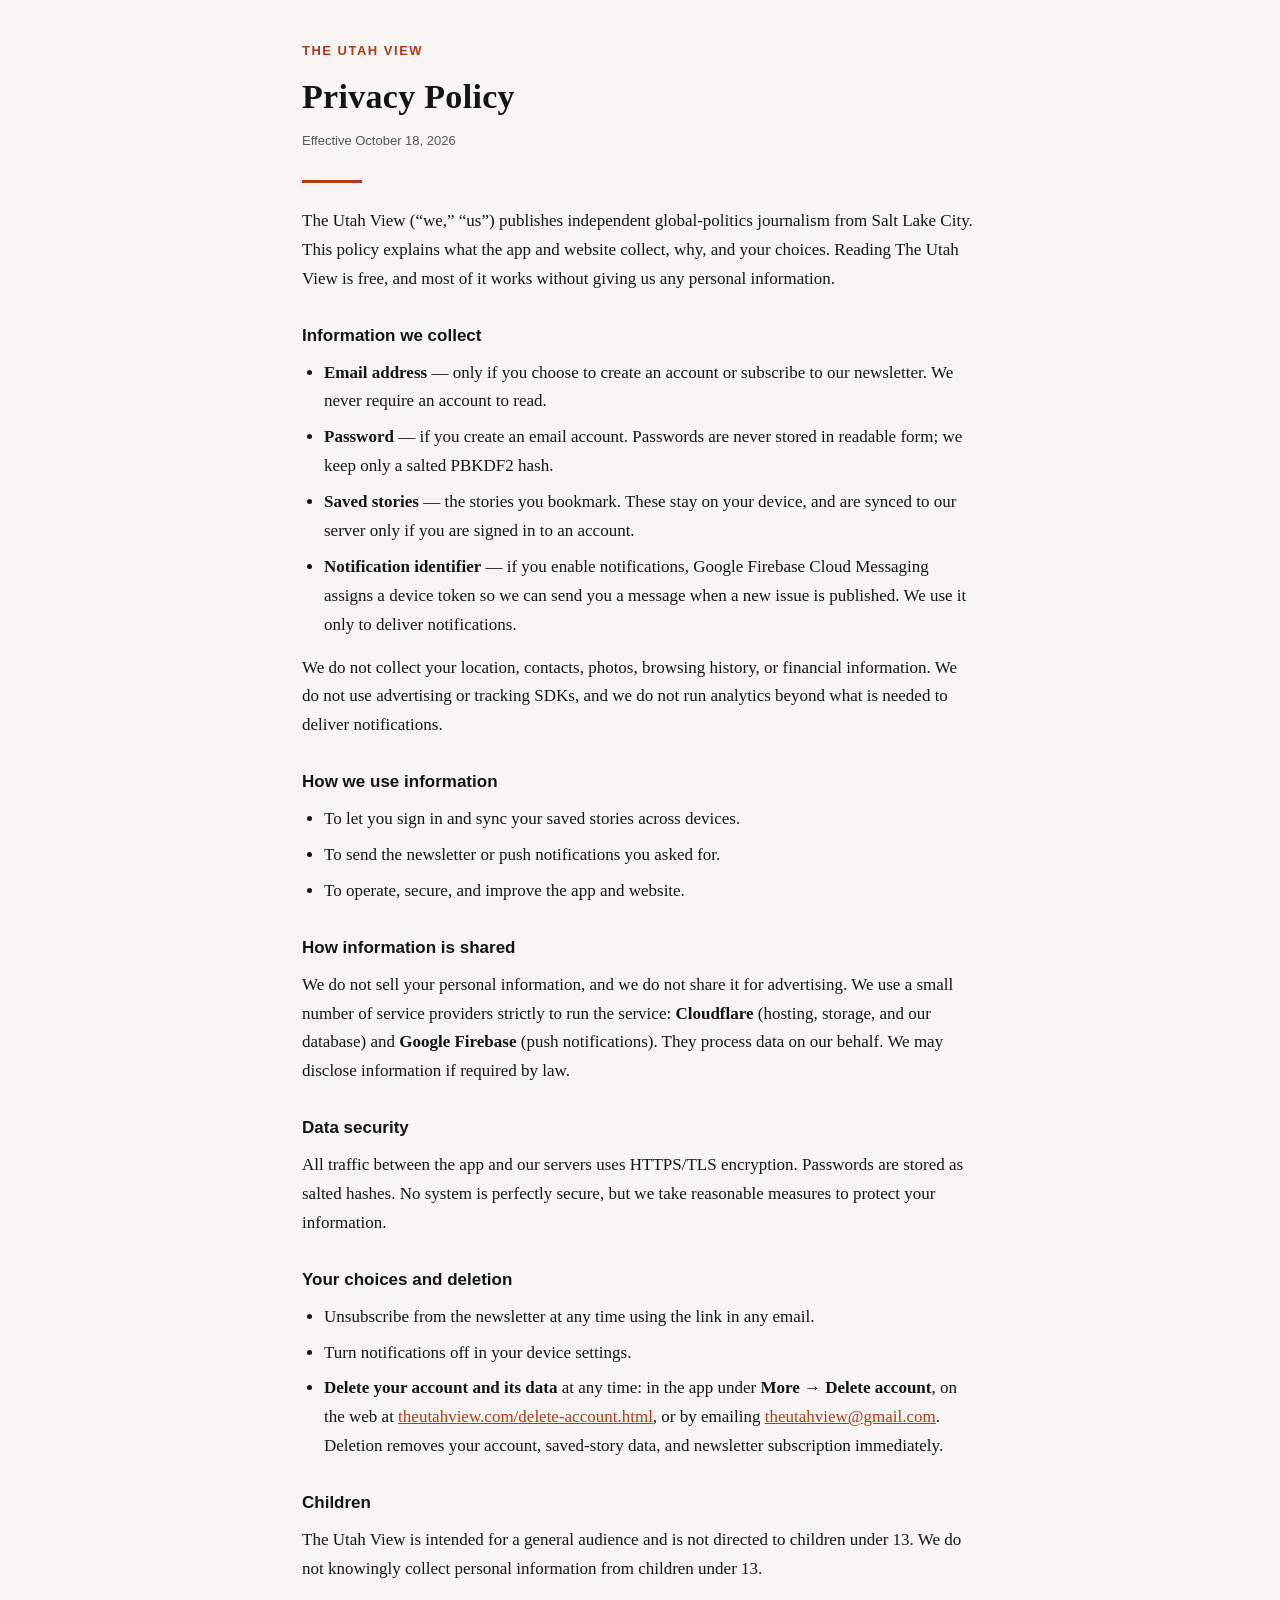
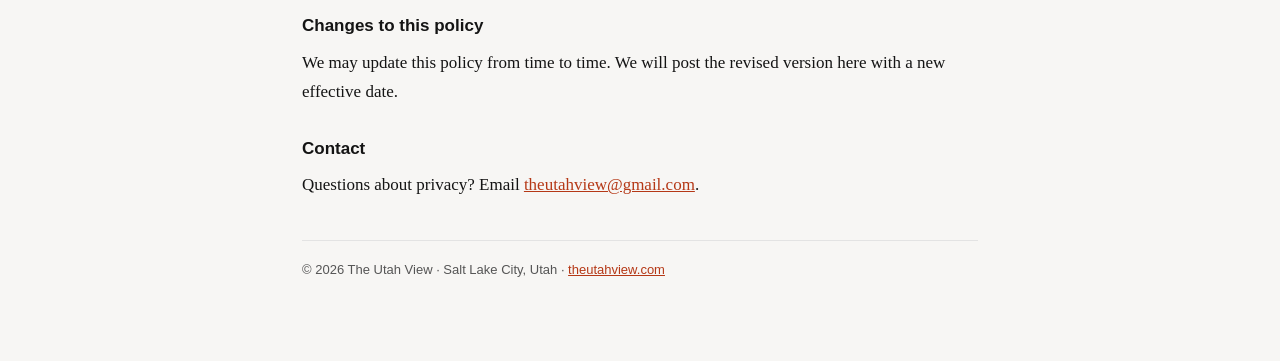
<file: web/privacy.html>
<!DOCTYPE html>
<html lang="en">
<head>
<meta charset="UTF-8">
<meta name="viewport" content="width=device-width, initial-scale=1.0">
<title>Privacy Policy | The Utah View</title>
<style>
:root{--red:#B53816;--ink:#141414;--g6:#555;--g2:#e3e3e3;--bg:#f7f6f4;--w:#fff}
*{margin:0;padding:0;box-sizing:border-box}
body{font-family:Georgia,'Times New Roman',serif;color:var(--ink);background:var(--bg);line-height:1.7}
.wrap{max-width:720px;margin:0 auto;padding:40px 22px 80px}
.top{font-family:'Helvetica Neue',Arial,sans-serif;font-size:13px;font-weight:700;letter-spacing:1.5px;text-transform:uppercase;color:var(--red)}
h1{font-size:34px;font-weight:700;margin:6px 0 4px;letter-spacing:.3px}
.eff{font-family:'Helvetica Neue',Arial,sans-serif;font-size:13px;color:var(--g6);margin-bottom:28px}
h2{font-family:'Helvetica Neue',Arial,sans-serif;font-size:17px;font-weight:700;margin:28px 0 8px}
p{margin:0 0 14px;font-size:17px}
ul{margin:0 0 14px 22px}li{margin:0 0 7px;font-size:17px}
a{color:var(--red)}
.rule{height:3px;width:60px;background:var(--red);margin:14px 0 24px}
.foot{font-family:'Helvetica Neue',Arial,sans-serif;font-size:13px;color:var(--g6);margin-top:40px;border-top:1px solid var(--g2);padding-top:18px}
</style>
</head>
<body>
<div class="wrap">
  <div class="top">The Utah View</div>
  <h1>Privacy Policy</h1>
  <div class="eff">Effective October 18, 2026</div>
  <div class="rule"></div>

  <p>The Utah View (“we,” “us”) publishes independent global-politics journalism from Salt Lake City. This policy explains what the app and website collect, why, and your choices. Reading The Utah View is free, and most of it works without giving us any personal information.</p>

  <h2>Information we collect</h2>
  <ul>
    <li><strong>Email address</strong> — only if you choose to create an account or subscribe to our newsletter. We never require an account to read.</li>
    <li><strong>Password</strong> — if you create an email account. Passwords are never stored in readable form; we keep only a salted PBKDF2 hash.</li>
    <li><strong>Saved stories</strong> — the stories you bookmark. These stay on your device, and are synced to our server only if you are signed in to an account.</li>
    <li><strong>Notification identifier</strong> — if you enable notifications, Google Firebase Cloud Messaging assigns a device token so we can send you a message when a new issue is published. We use it only to deliver notifications.</li>
  </ul>
  <p>We do not collect your location, contacts, photos, browsing history, or financial information. We do not use advertising or tracking SDKs, and we do not run analytics beyond what is needed to deliver notifications.</p>

  <h2>How we use information</h2>
  <ul>
    <li>To let you sign in and sync your saved stories across devices.</li>
    <li>To send the newsletter or push notifications you asked for.</li>
    <li>To operate, secure, and improve the app and website.</li>
  </ul>

  <h2>How information is shared</h2>
  <p>We do not sell your personal information, and we do not share it for advertising. We use a small number of service providers strictly to run the service: <strong>Cloudflare</strong> (hosting, storage, and our database) and <strong>Google Firebase</strong> (push notifications). They process data on our behalf. We may disclose information if required by law.</p>

  <h2>Data security</h2>
  <p>All traffic between the app and our servers uses HTTPS/TLS encryption. Passwords are stored as salted hashes. No system is perfectly secure, but we take reasonable measures to protect your information.</p>

  <h2>Your choices and deletion</h2>
  <ul>
    <li>Unsubscribe from the newsletter at any time using the link in any email.</li>
    <li>Turn notifications off in your device settings.</li>
    <li><strong>Delete your account and its data</strong> at any time: in the app under <strong>More → Delete account</strong>, on the web at <a href="/delete-account.html">theutahview.com/delete-account.html</a>, or by emailing <a href="mailto:theutahview@gmail.com">theutahview@gmail.com</a>. Deletion removes your account, saved-story data, and newsletter subscription immediately.</li>
  </ul>

  <h2>Children</h2>
  <p>The Utah View is intended for a general audience and is not directed to children under 13. We do not knowingly collect personal information from children under 13.</p>

  <h2>Changes to this policy</h2>
  <p>We may update this policy from time to time. We will post the revised version here with a new effective date.</p>

  <h2>Contact</h2>
  <p>Questions about privacy? Email <a href="mailto:theutahview@gmail.com">theutahview@gmail.com</a>.</p>

  <div class="foot">© 2026 The Utah View · Salt Lake City, Utah · <a href="/">theutahview.com</a></div>
</div>
</body>
</html>
</file>
